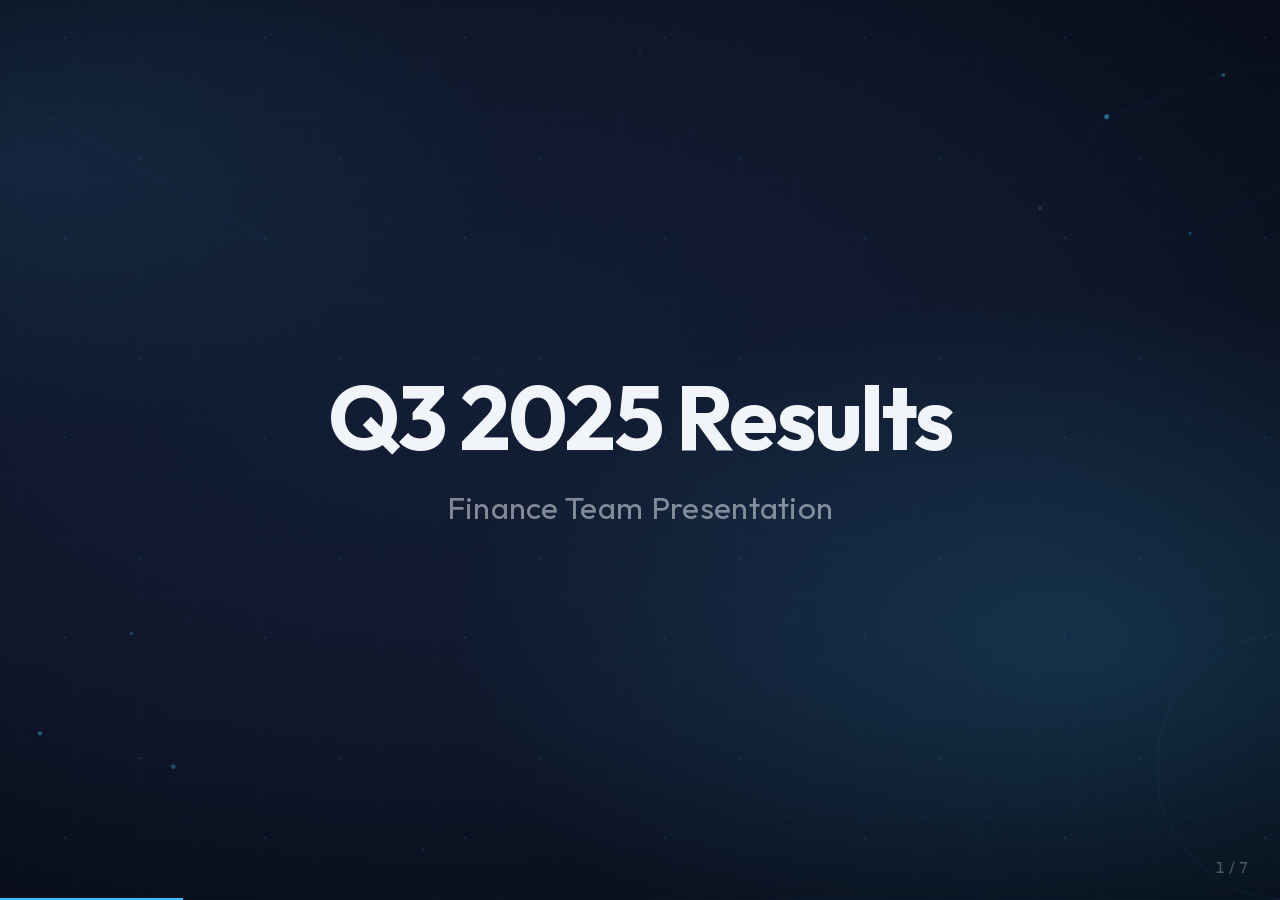
<file: decks/sample/index.html>
<!DOCTYPE html><html lang="en"><head><meta charset="UTF-8"><meta name="viewport" content="width=device-width,initial-scale=1.0"><title>Flipslide</title><link rel="stylesheet" href="flipslide.css"><style>body{opacity:0;transition:opacity .3s}body.fs-ready{opacity:1}</style></head><body><div id="fs-deck"></div><script id="fs-source" type="text/markdown">
# Q3 2025 Results
## Finance Team Presentation

<!-- notes: Welcome everyone. Today we'll cover Q3 performance and our roadmap. -->

---

## Revenue Summary

| Quarter | Revenue | Growth |
|---------|---------|--------|
| Q1      | $1.2M   | +8%    |
| Q2      | $1.4M   | +16%   |
| Q3      | $1.7M   | +21%   |

*Source: Internal finance dashboard, Oct 2025*

---

```callout
$1.7M Revenue — +21% Growth
```

---

## Key Wins

- Closed enterprise deal with Acme Corp
- Launched in two new markets
- Reduced churn by 12%[^1]

[^1]: Compared to Q2 2025, measured by monthly cohort analysis

---

## Team Growth

![Team photo](images/team.svg)

***

- Engineering: 12 → 24
- Design: 3 → 8
- Sales: 5 → 14

---

<!-- slide: bg=c, heading-size=6vw -->
## Q4 Priorities

- [ ] Expand sales team headcount
- [ ] Launch partner programme
- [x] Begin Series B preparation

___

> "Growth is never by mere chance; it is the result of forces working together."
> — James Cash Penney

---

<!-- slide: background=images/office.svg -->
## Thank You

Questions?

---

<!-- flipslide:config
theme:
  background: "#0f172a"
  text: "#f1f5f9"
  accent: "#38bdf8"
  heading_font: "fonts/Outfit-Variable.woff2"
  body_font: "fonts/Outfit-Variable.woff2"
  slide_number: true
  slide_number_format: "{current} / {total}"
  progress_bar: true
  transition: fade
  aspect_ratio: "16:9"
  autofit: true
  autofit_min: "1.2vw"

backgrounds:
  a:
    image: images/bg-bold.svg
    color: "#0f172a"
    size: cover
  b:
    color: "#1a1a2e"
  c:
    color: "#1e3a5f"

background_map:
  title: a
  content: b

slide_overrides:
  title:
    heading-size: "10vw"

branding:
  logo: images/logo.svg
  logo_position: "TR"
  logo_size: "4vw"
  logo_opacity: 0.8
  logo_exclude: [1]

external_css: theme.css
-->
</script><script src="flipslide.js"></script></body></html>
</file>
<file: decks/sample/flipslide.css>
/* ============================================================
   Flipslide — Presentation Renderer Styles
   ============================================================ */

/* --- Bundled Font --- */
@font-face {
  font-family: 'Outfit';
  font-style: normal;
  font-weight: 100 900;
  font-display: swap;
  src: url('fonts/Outfit-Variable.woff2') format('woff2');
}

/* --- 1. CSS Custom Properties --- */
:root {
  --dm-bg:              #0c0c14;
  --dm-text:            #e8e6e3;
  --dm-accent:          #e94560;
  --dm-heading-font:    'Outfit', system-ui, sans-serif;
  --dm-body-font:       'Outfit', system-ui, sans-serif;

  --dm-slide-padding:   6vw 8vw;
  --dm-title-size:      7vw;
  --dm-heading-size:    4.2vw;
  --dm-body-size:       2.4vw;
  --dm-table-size:      2vw;

  --dm-split-gap:       5vw;

  --dm-callout-bg:      transparent;
  --dm-callout-text:    var(--dm-text);
  --dm-callout-size:    3.8vw;
  --dm-callout-padding: 3vw 4vw;
  --dm-callout-radius:  0;

  --dm-footnote-size:   1.3vw;
}

/* --- 2. Reset / Base --- */
*, *::before, *::after { box-sizing: border-box; margin: 0; padding: 0; }

html, body {
  width: 100%;
  height: 100%;
  overflow: hidden;
  background: var(--dm-bg);
  color: var(--dm-text);
  font-family: var(--dm-body-font);
  font-size: var(--dm-body-size);
  font-weight: 350;
  line-height: 1.6;
  -webkit-font-smoothing: antialiased;
  -moz-osx-font-smoothing: grayscale;
}

/* --- 3. Slide Container --- */
#fs-deck {
  width: 100vw;
  height: 100vh;
  position: relative;
  overflow: hidden;
}

.slide {
  position: absolute;
  inset: 0;
  display: flex;
  flex-direction: column;
  padding: var(--dm-slide-padding);
  opacity: 0;
  visibility: hidden;
  transition: opacity 0.5s ease;
  background-color: var(--dm-bg);
  background-size: cover;
  background-position: center;
  background-repeat: no-repeat;
  overflow: hidden;
}

.slide-active {
  opacity: 1;
  visibility: visible;
  z-index: 1;
}

/* --- 4. Slide Type Layouts --- */

/* Title slide — centered both axes */
.slide-title {
  justify-content: center;
  align-items: center;
  text-align: center;
}

.slide-title h1 {
  font-family: var(--dm-heading-font);
  font-size: clamp(3vw, var(--dm-title-size), 11vw);
  font-weight: 650;
  line-height: 1.05;
  letter-spacing: -0.03em;
  color: var(--dm-text);
  margin-bottom: 0.25em;
}

.slide-title h2 {
  font-family: var(--dm-body-font);
  font-size: clamp(1.5vw, calc(var(--dm-title-size) * 0.35), 4vw);
  font-weight: 300;
  line-height: 1.4;
  letter-spacing: 0.01em;
  color: var(--dm-text);
  opacity: 0.5;
}

.slide-title h3 {
  font-family: var(--dm-body-font);
  font-size: clamp(1.2vw, calc(var(--dm-title-size) * 0.25), 3vw);
  font-weight: 300;
  line-height: 1.4;
  letter-spacing: 0.01em;
  color: var(--dm-text);
  opacity: 0.35;
}

/* Content slide — top-aligned */
.slide-content {
  justify-content: flex-start;
}

.slide-content h2,
.slide-split h2 {
  font-family: var(--dm-heading-font);
  font-size: clamp(2vw, var(--dm-heading-size), 7vw);
  font-weight: 600;
  line-height: 1.1;
  letter-spacing: -0.025em;
  color: var(--dm-text);
  margin-bottom: 0.9em;
}

.slide-content h3,
.slide-split h3 {
  font-family: var(--dm-heading-font);
  font-size: clamp(1.4vw, calc(var(--dm-heading-size) * 0.65), 4.5vw);
  font-weight: 400;
  line-height: 1.2;
  letter-spacing: -0.01em;
  color: var(--dm-text);
  opacity: 0.7;
  margin-bottom: 0.7em;
}

h2 + h3 {
  margin-top: -0.5em;
}

/* Split slide — grid layout */
.slide-split {
  justify-content: flex-start;
}

.slide-split h2 {
  width: 100%;
}

.slide-split .slide-body {
  display: grid;
  grid-template-columns: 1fr 1fr;
  gap: var(--dm-split-gap);
  align-items: center;
  flex: 1;
  width: 100%;
  min-height: 0;
}

.split-left, .split-right {
  display: flex;
  flex-direction: column;
  justify-content: center;
  min-height: 0;
  overflow: hidden;
}

/* --- 5. Content Wrapper Styles --- */

/* Lists */
.slide ul, .slide ol {
  padding-left: 1.1em;
  margin: 0.3em 0;
}

.slide li {
  margin-bottom: 0.5em;
  line-height: 1.5;
  font-weight: 350;
}

.slide li::marker {
  color: var(--dm-accent);
  font-weight: 500;
}

.slide ul ul, .slide ol ol, .slide ul ol, .slide ol ul {
  margin-top: 0.3em;
  padding-left: 1.2em;
}

/* Task lists */
.content-tasklist ul {
  list-style: none;
  padding-left: 0;
}

.content-tasklist li {
  display: flex;
  align-items: baseline;
  gap: 0.6em;
}

.content-tasklist input[type="checkbox"] {
  appearance: none;
  -webkit-appearance: none;
  width: 1em;
  height: 1em;
  border: 1.5px solid rgba(255,255,255,0.3);
  border-radius: 3px;
  flex-shrink: 0;
  position: relative;
  top: 0.08em;
  cursor: default;
  transition: all 0.15s ease;
}

.content-tasklist input[type="checkbox"]:checked {
  background: var(--dm-accent);
  border-color: var(--dm-accent);
}

.content-tasklist input[type="checkbox"]:checked::after {
  content: '';
  position: absolute;
  left: 0.28em;
  top: 0.12em;
  width: 0.3em;
  height: 0.55em;
  border: solid #fff;
  border-width: 0 2px 2px 0;
  transform: rotate(45deg);
}

/* Tables */
.slide table {
  width: 100%;
  border-collapse: collapse;
  font-size: var(--dm-table-size);
  margin: 0.3em 0;
}

.slide th, .slide td {
  padding: 0.7em 1.2em;
  text-align: left;
}

.slide th {
  font-weight: 500;
  color: var(--dm-text);
  opacity: 0.5;
  font-size: 0.85em;
  letter-spacing: 0.04em;
  border-bottom: 1px solid rgba(255,255,255,0.12);
  padding-bottom: 0.9em;
}

.slide td {
  color: var(--dm-text);
  border-bottom: 1px solid rgba(255,255,255,0.06);
}

.slide tr:last-child td {
  border-bottom: none;
}

.slide th.align-center, .slide td.align-center { text-align: center; }
.slide th.align-right, .slide td.align-right { text-align: right; }

/* Images */
.content-image {
  display: flex;
  justify-content: center;
  align-items: center;
  flex: 1;
  min-height: 0;
}

.content-image img {
  max-width: 100%;
  max-height: 100%;
  object-fit: contain;
  border-radius: 0.6vw;
}

.slide.image-only {
  --dm-slide-padding: 0;
}

.slide.image-only .content-image img {
  border-radius: 0;
  width: 100%;
  height: 100%;
  object-fit: cover;
}

.split-left img, .split-right img {
  max-width: 100%;
  max-height: 100%;
  object-fit: contain;
  border-radius: 0.6vw;
}

/* Video */
.content-video {
  display: flex;
  justify-content: center;
  align-items: center;
  flex: 1;
  min-height: 0;
}

.content-video video,
.content-video iframe {
  max-width: 100%;
  max-height: 100%;
  border-radius: 0.6vw;
}

/* Blockquotes */
.content-blockquote blockquote,
.slide blockquote {
  border-left: 2px solid var(--dm-accent);
  padding: 0.4em 0 0.4em 1.5em;
  margin: 0.5em 0;
  font-weight: 300;
  font-size: 1.05em;
  line-height: 1.65;
  color: var(--dm-text);
  opacity: 0.85;
}

/* Definition lists */
.content-deflist dl {
  margin: 0.5em 0;
}

.content-deflist dt {
  font-weight: 600;
  color: var(--dm-text);
  margin-top: 0.8em;
  letter-spacing: -0.01em;
}

.content-deflist dd {
  margin-left: 1.5em;
  margin-top: 0.15em;
  opacity: 0.7;
  font-weight: 350;
}

/* --- 6. Inline Element Styles --- */

.slide strong { font-weight: 600; }
.slide em { font-style: italic; }

.slide code {
  font-family: 'SF Mono', 'Fira Code', 'Cascadia Code', 'Menlo', monospace;
  background: rgba(255,255,255,0.06);
  padding: 0.1em 0.35em;
  border-radius: 0.2em;
  font-size: 0.85em;
  font-weight: 400;
}

.slide pre {
  background: rgba(255,255,255,0.04);
  border: 1px solid rgba(255,255,255,0.06);
  border-radius: 0.5vw;
  padding: 1.4em 1.6em;
  overflow-x: auto;
  margin: 0.5em 0;
  font-size: 0.8em;
  line-height: 1.6;
}

.slide pre code {
  background: none;
  padding: 0;
  border-radius: 0;
  font-size: inherit;
}

.slide mark {
  background: var(--dm-accent);
  color: #fff;
  padding: 0.02em 0.25em;
  border-radius: 0.15em;
}

.slide del {
  opacity: 0.4;
  text-decoration: line-through;
}

.slide a {
  color: var(--dm-accent);
  text-decoration: none;
}

.slide sup {
  font-size: 0.6em;
  vertical-align: super;
  color: var(--dm-accent);
  font-weight: 500;
}

.slide p {
  margin-bottom: 0.45em;
  line-height: 1.6;
}

.slide p:last-child {
  margin-bottom: 0;
}

/* --- 7. Callout Block --- */
.content-callout {
  display: flex;
  justify-content: center;
  align-items: center;
  flex: 1;
}

.content-callout .callout-box {
  background: var(--dm-callout-bg);
  color: var(--dm-callout-text);
  font-family: var(--dm-heading-font);
  font-size: var(--dm-callout-size);
  font-weight: 600;
  padding: var(--dm-callout-padding);
  border-radius: var(--dm-callout-radius);
  border-left: 3px solid var(--dm-accent);
  text-align: left;
  line-height: 1.25;
  letter-spacing: -0.02em;
  width: 100%;
}

/* --- 8. Footnotes & Attribution --- */
.slide-footnote {
  font-size: var(--dm-footnote-size);
  opacity: 0.4;
  font-style: italic;
  font-weight: 300;
  margin-top: auto;
  padding-top: 1.5em;
}

.slide-footnotes {
  font-size: var(--dm-footnote-size);
  margin-top: auto;
  padding-top: 1.2em;
  border-top: 1px solid rgba(255,255,255,0.08);
  opacity: 0.5;
  font-weight: 350;
  line-height: 1.5;
}

.slide-footnotes p {
  margin-bottom: 0.15em;
}

/* --- 9. Separator --- */
.slide-separator {
  border: none;
  height: 1px;
  background: rgba(255,255,255,0.1);
  margin: 1.5em 0;
  max-width: 60%;
}

/* --- 10. Logo / Branding --- */
.slide-logo {
  position: absolute;
  z-index: 5;
  pointer-events: none;
}

.slide-logo[data-pos="TR"] { top: 2.5vw; right: 2.5vw; }
.slide-logo[data-pos="TL"] { top: 2.5vw; left: 2.5vw; }
.slide-logo[data-pos="BR"] { bottom: 2.5vw; right: 2.5vw; }
.slide-logo[data-pos="BL"] { bottom: 2.5vw; left: 2.5vw; }

/* --- 11. Progress Bar & Slide Number --- */
.progress-bar {
  position: fixed;
  bottom: 0;
  left: 0;
  height: 2px;
  background: var(--dm-accent);
  z-index: 100;
  transition: width 0.4s cubic-bezier(0.25, 0.1, 0.25, 1);
}

.slide-number {
  position: fixed;
  z-index: 100;
  font-size: 1.2vw;
  font-family: var(--dm-body-font);
  font-weight: 400;
  color: var(--dm-text);
  opacity: 0.3;
  pointer-events: none;
  font-variant-numeric: tabular-nums;
  letter-spacing: 0.03em;
}

.slide-number[data-position="BR"] { bottom: 1.5vw; right: 2.5vw; }
.slide-number[data-position="BL"] { bottom: 1.5vw; left: 2.5vw; }
.slide-number[data-position="TR"] { top: 1.5vw; right: 2.5vw; }
.slide-number[data-position="TL"] { top: 1.5vw; left: 2.5vw; }

/* --- 12. Fade Transition --- */
.fs-transition-fade .slide {
  transition: opacity 0.5s ease;
}

.fs-transition-none .slide {
  transition: none;
}

/* --- 13. Auto-Fit Phase 1 (CSS clamp) --- */
.slide-title h1 {
  font-size: clamp(3vw, var(--dm-title-size), 11vw);
}

.slide-content h2,
.slide-split h2 {
  font-size: clamp(2vw, var(--dm-heading-size), 7vw);
}

/* --- 14. Print Stylesheet --- */
@media print {
  body { opacity: 1 !important; }

  #fs-deck {
    width: auto;
    height: auto;
    overflow: visible;
    position: static;
  }

  .slide {
    position: static;
    opacity: 1 !important;
    visibility: visible !important;
    page-break-after: always;
    width: 100%;
    height: 100vh;
    break-inside: avoid;
  }

  .progress-bar,
  .slide-number,
  .slide-logo { display: none; }
}
</file>
